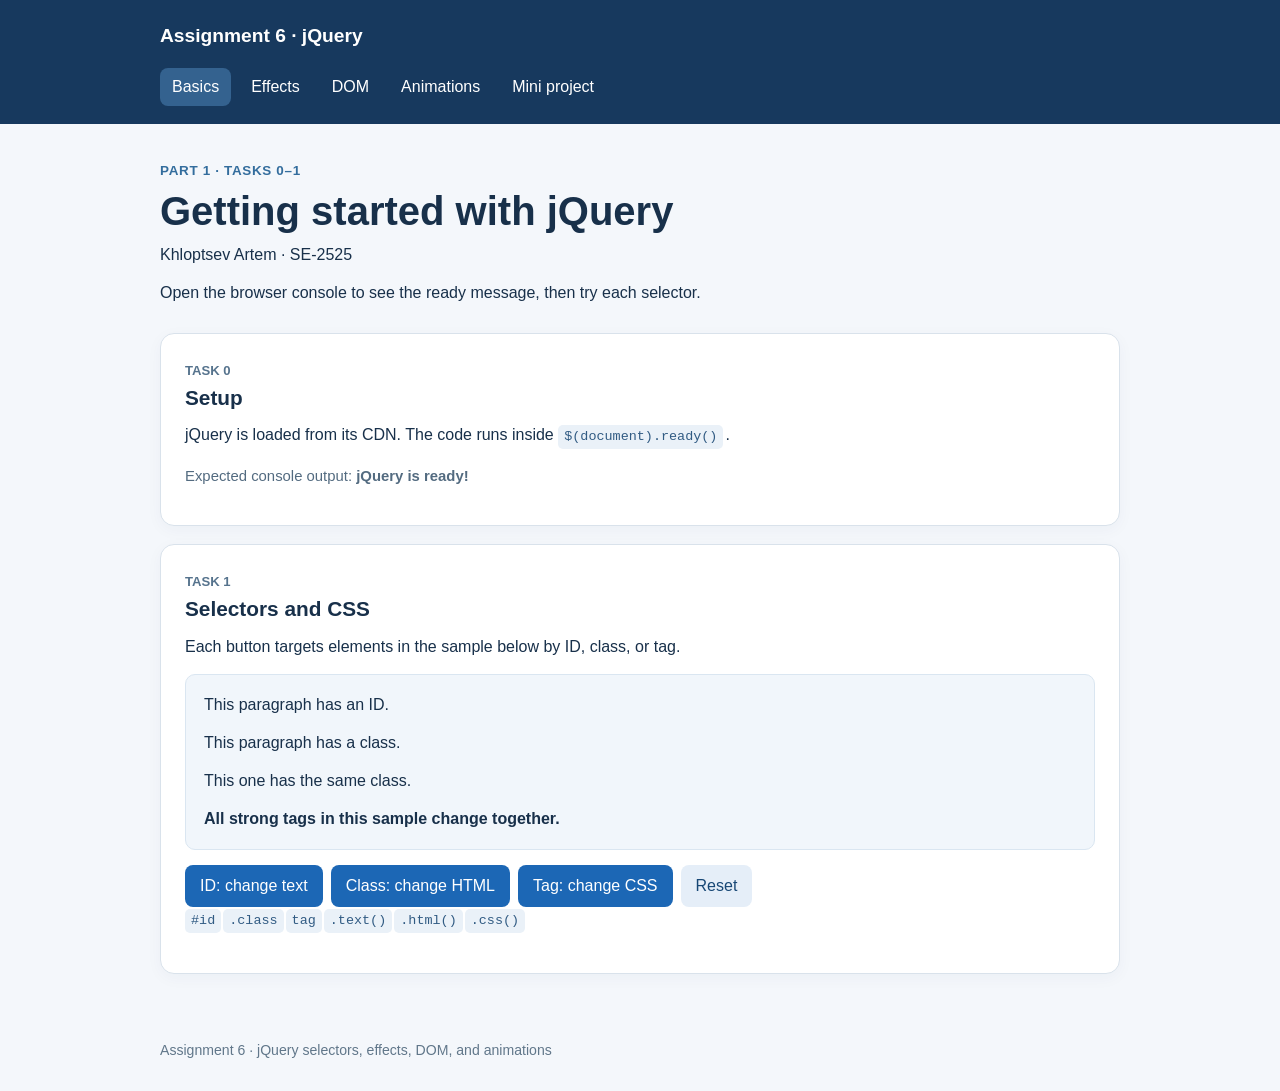
<file: index.html>
<!doctype html>
<html lang="en">
  <head>
    <meta charset="utf-8" />
    <meta name="viewport" content="width=device-width, initial-scale=1" />
    <title>Basics | Assignment 6</title>
    <link rel="stylesheet" href="style.css" />
    <script defer src="https://code.jquery.com/jquery-3.7.1.min.js"></script>
    <script defer src="js/basics.js"></script>
  </head>
  <body>
    <header class="site-header">
      <div class="header-inner">
        <a class="brand" href="index.html">Assignment 6 · jQuery</a>
        <nav class="site-nav" aria-label="Assignment parts">
          <a href="index.html" aria-current="page">Basics</a
          ><a href="effects.html">Effects</a><a href="dom.html">DOM</a
          ><a href="animations.html">Animations</a
          ><a href="project.html">Mini project</a>
        </nav>
      </div>
    </header>
    <main class="page">
      <div class="page-intro">
        <span class="eyebrow">Part 1 · Tasks 0–1</span>
        <h1>Getting started with jQuery</h1>
        <p>Khloptsev Artem · SE-2525</p>
        <p>
          Open the browser console to see the ready message, then try each
          selector.
        </p>
      </div>
      <section class="task" aria-labelledby="setup-title">
        <span class="task-label">Task 0</span>
        <h2 id="setup-title">Setup</h2>
        <p>
          jQuery is loaded from its CDN. The code runs inside
          <span class="method">$(document).ready()</span>.
        </p>
        <p class="note">
          Expected console output: <strong>jQuery is ready!</strong>
        </p>
      </section>
      <section class="task" aria-labelledby="selectors-title">
        <span class="task-label">Task 1</span>
        <h2 id="selectors-title">Selectors and CSS</h2>
        <p>
          Each button targets elements in the sample below by ID, class, or tag.
        </p>
        <div class="demo" id="selector-demo">
          <p id="id-example">This paragraph has an ID.</p>
          <p class="class-example">This paragraph has a class.</p>
          <p class="class-example">This one has the same class.</p>
          <strong>All strong tags in this sample change together.</strong>
        </div>
        <div class="actions">
          <button class="button" id="change-id" type="button">
            ID: change text</button
          ><button class="button" id="change-class" type="button">
            Class: change HTML</button
          ><button class="button" id="change-tag" type="button">
            Tag: change CSS</button
          ><button class="button secondary" id="reset-selectors" type="button">
            Reset
          </button>
        </div>
        <p class="note">
          <span class="method">#id</span><span class="method">.class</span
          ><span class="method">tag</span><span class="method">.text()</span
          ><span class="method">.html()</span><span class="method">.css()</span>
        </p>
      </section>
    </main>
    <footer class="site-footer">
      Assignment 6 · jQuery selectors, effects, DOM, and animations
    </footer>
  </body>
</html>
</file>
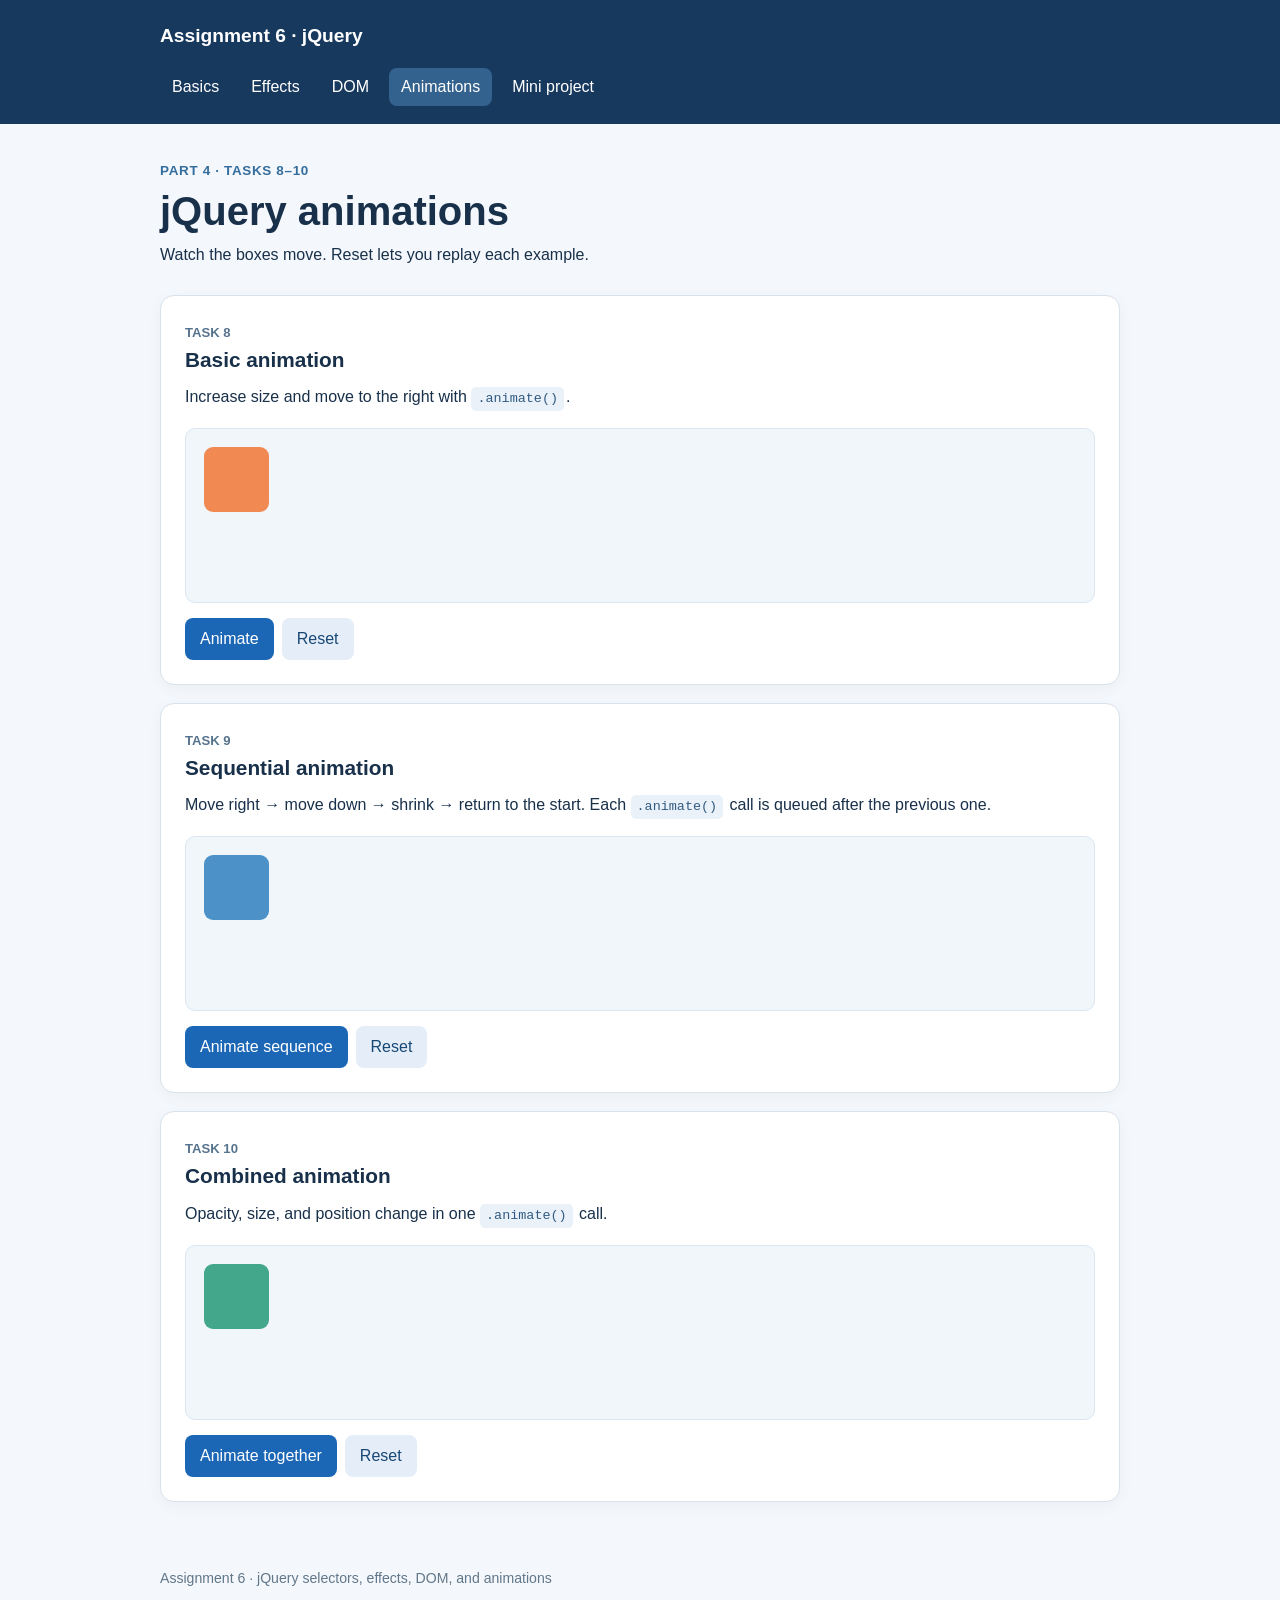
<file: animations.html>
<!doctype html>
<html lang="en">
  <head>
    <meta charset="utf-8" />
    <meta name="viewport" content="width=device-width, initial-scale=1" />
    <title>Animations | Assignment 6</title>
    <link rel="stylesheet" href="style.css" />
    <script defer src="https://code.jquery.com/jquery-3.7.1.min.js"></script>
    <script defer src="js/animations.js"></script>
  </head>
  <body>
    <header class="site-header">
      <div class="header-inner">
        <a class="brand" href="index.html">Assignment 6 · jQuery</a>
        <nav class="site-nav" aria-label="Assignment parts">
          <a href="index.html">Basics</a><a href="effects.html">Effects</a
          ><a href="dom.html">DOM</a
          ><a href="animations.html" aria-current="page">Animations</a
          ><a href="project.html">Mini project</a>
        </nav>
      </div>
    </header>
    <main class="page">
      <div class="page-intro">
        <span class="eyebrow">Part 4 · Tasks 8–10</span>
        <h1>jQuery animations</h1>
        <p>Watch the boxes move. Reset lets you replay each example.</p>
      </div>
      <section class="task" aria-labelledby="basic-title">
        <span class="task-label">Task 8</span>
        <h2 id="basic-title">Basic animation</h2>
        <p>
          Increase size and move to the right with
          <span class="method">.animate()</span>.
        </p>
        <div class="demo animation-stage">
          <div
            class="square"
            id="basic-square"
            aria-label="Orange square"></div>
        </div>
        <div class="actions">
          <button class="button" id="run-basic" type="button">Animate</button
          ><button class="button secondary" id="reset-basic" type="button">
            Reset
          </button>
        </div>
      </section>
      <section class="task" aria-labelledby="sequence-title">
        <span class="task-label">Task 9</span>
        <h2 id="sequence-title">Sequential animation</h2>
        <p>
          Move right → move down → shrink → return to the start. Each
          <span class="method">.animate()</span> call is queued after the
          previous one.
        </p>
        <div class="demo animation-stage">
          <div
            class="square blue"
            id="sequence-square"
            aria-label="Blue square"></div>
        </div>
        <div class="actions">
          <button class="button" id="run-sequence" type="button">
            Animate sequence</button
          ><button class="button secondary" id="reset-sequence" type="button">
            Reset
          </button>
        </div>
      </section>
      <section class="task" aria-labelledby="combined-title">
        <span class="task-label">Task 10</span>
        <h2 id="combined-title">Combined animation</h2>
        <p>
          Opacity, size, and position change in one
          <span class="method">.animate()</span> call.
        </p>
        <div class="demo animation-stage">
          <div
            class="square green"
            id="combined-square"
            aria-label="Green square"></div>
        </div>
        <div class="actions">
          <button class="button" id="run-combined" type="button">
            Animate together</button
          ><button class="button secondary" id="reset-combined" type="button">
            Reset
          </button>
        </div>
      </section>
    </main>
    <footer class="site-footer">
      Assignment 6 · jQuery selectors, effects, DOM, and animations
    </footer>
  </body>
</html>
</file>
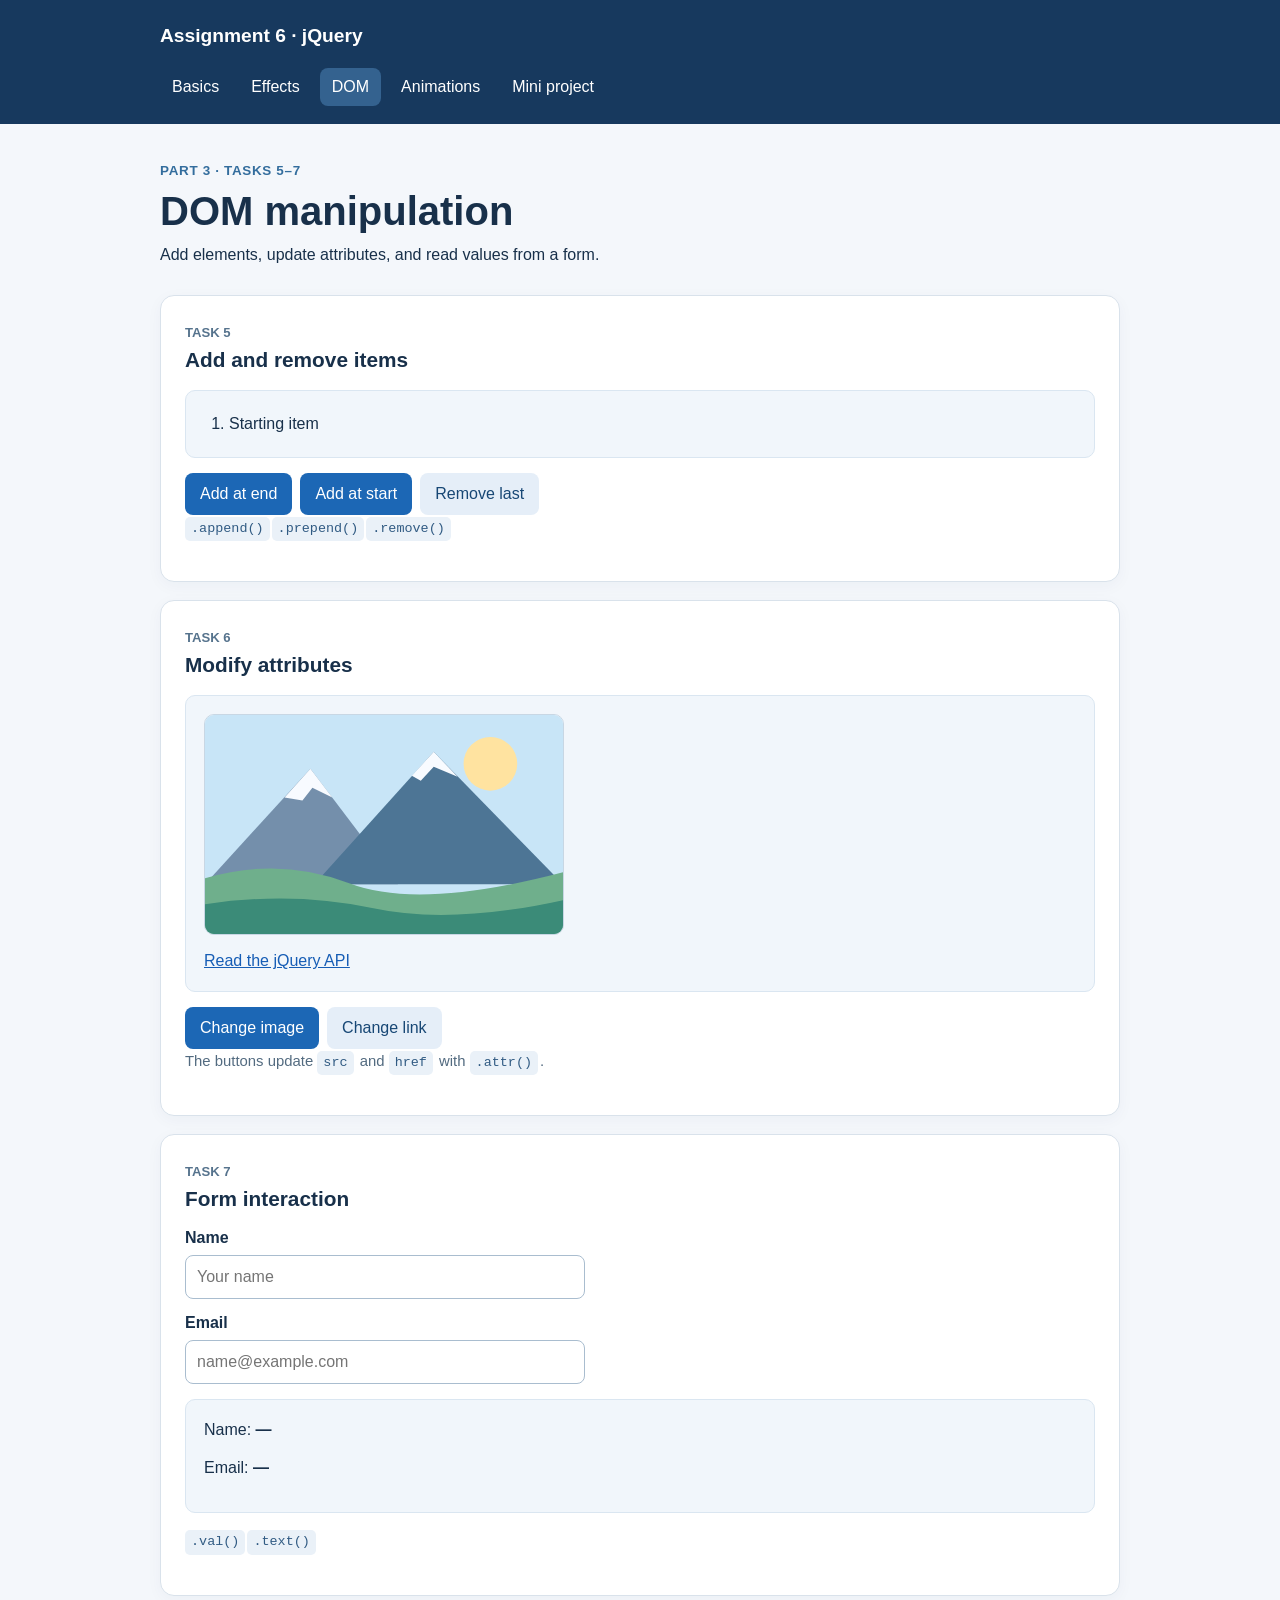
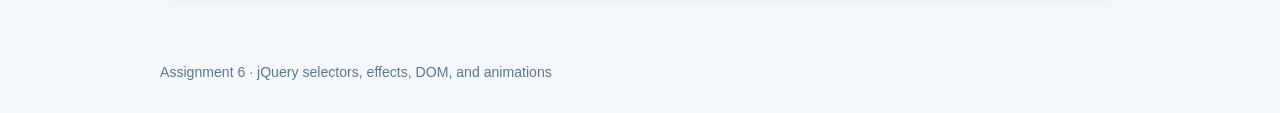
<file: dom.html>
<!doctype html>
<html lang="en">
  <head>
    <meta charset="utf-8" />
    <meta name="viewport" content="width=device-width, initial-scale=1" />
    <title>DOM | Assignment 6</title>
    <link rel="stylesheet" href="style.css" />
    <script defer src="https://code.jquery.com/jquery-3.7.1.min.js"></script>
    <script defer src="js/dom.js"></script>
  </head>
  <body>
    <header class="site-header">
      <div class="header-inner">
        <a class="brand" href="index.html">Assignment 6 · jQuery</a>
        <nav class="site-nav" aria-label="Assignment parts">
          <a href="index.html">Basics</a><a href="effects.html">Effects</a
          ><a href="dom.html" aria-current="page">DOM</a
          ><a href="animations.html">Animations</a
          ><a href="project.html">Mini project</a>
        </nav>
      </div>
    </header>
    <main class="page">
      <div class="page-intro">
        <span class="eyebrow">Part 3 · Tasks 5–7</span>
        <h1>DOM manipulation</h1>
        <p>Add elements, update attributes, and read values from a form.</p>
      </div>
      <section class="task" aria-labelledby="list-title">
        <span class="task-label">Task 5</span>
        <h2 id="list-title">Add and remove items</h2>
        <div class="demo">
          <ol class="demo-list" id="item-list">
            <li>Starting item</li>
          </ol>
        </div>
        <div class="actions">
          <button class="button" id="append-item" type="button">
            Add at end</button
          ><button class="button" id="prepend-item" type="button">
            Add at start</button
          ><button class="button secondary" id="remove-item" type="button">
            Remove last
          </button>
        </div>
        <p class="note">
          <span class="method">.append()</span
          ><span class="method">.prepend()</span
          ><span class="method">.remove()</span>
        </p>
      </section>
      <section class="task" aria-labelledby="attributes-title">
        <span class="task-label">Task 6</span>
        <h2 id="attributes-title">Modify attributes</h2>
        <div class="demo">
          <img
            class="preview-image"
            id="switch-image"
            src="assets/mountain.svg"
            alt="Illustrated mountain landscape"
            width="360"
            height="220" />
          <p style="margin: 14px 0 0">
            <a id="switch-link" href="https://api.jquery.com/"
              >Read the jQuery API</a
            >
          </p>
        </div>
        <div class="actions">
          <button class="button" id="change-image" type="button">
            Change image</button
          ><button class="button secondary" id="change-link" type="button">
            Change link
          </button>
        </div>
        <p class="note">
          The buttons update <span class="method">src</span> and
          <span class="method">href</span> with
          <span class="method">.attr()</span>.
        </p>
      </section>
      <section class="task" aria-labelledby="form-title">
        <span class="task-label">Task 7</span>
        <h2 id="form-title">Form interaction</h2>
        <form id="live-form" autocomplete="off">
          <label class="field"
            ><span>Name</span
            ><input
              id="name-input"
              name="name"
              type="text"
              placeholder="Your name" /></label
          ><label class="field"
            ><span>Email</span
            ><input
              id="email-input"
              name="email"
              type="email"
              placeholder="name@example.com"
          /></label>
        </form>
        <div class="demo" aria-live="polite">
          <p>Name: <strong id="name-output">—</strong></p>
          <p>Email: <strong id="email-output">—</strong></p>
        </div>
        <p class="note">
          <span class="method">.val()</span><span class="method">.text()</span>
        </p>
      </section>
    </main>
    <footer class="site-footer">
      Assignment 6 · jQuery selectors, effects, DOM, and animations
    </footer>
  </body>
</html>
</file>
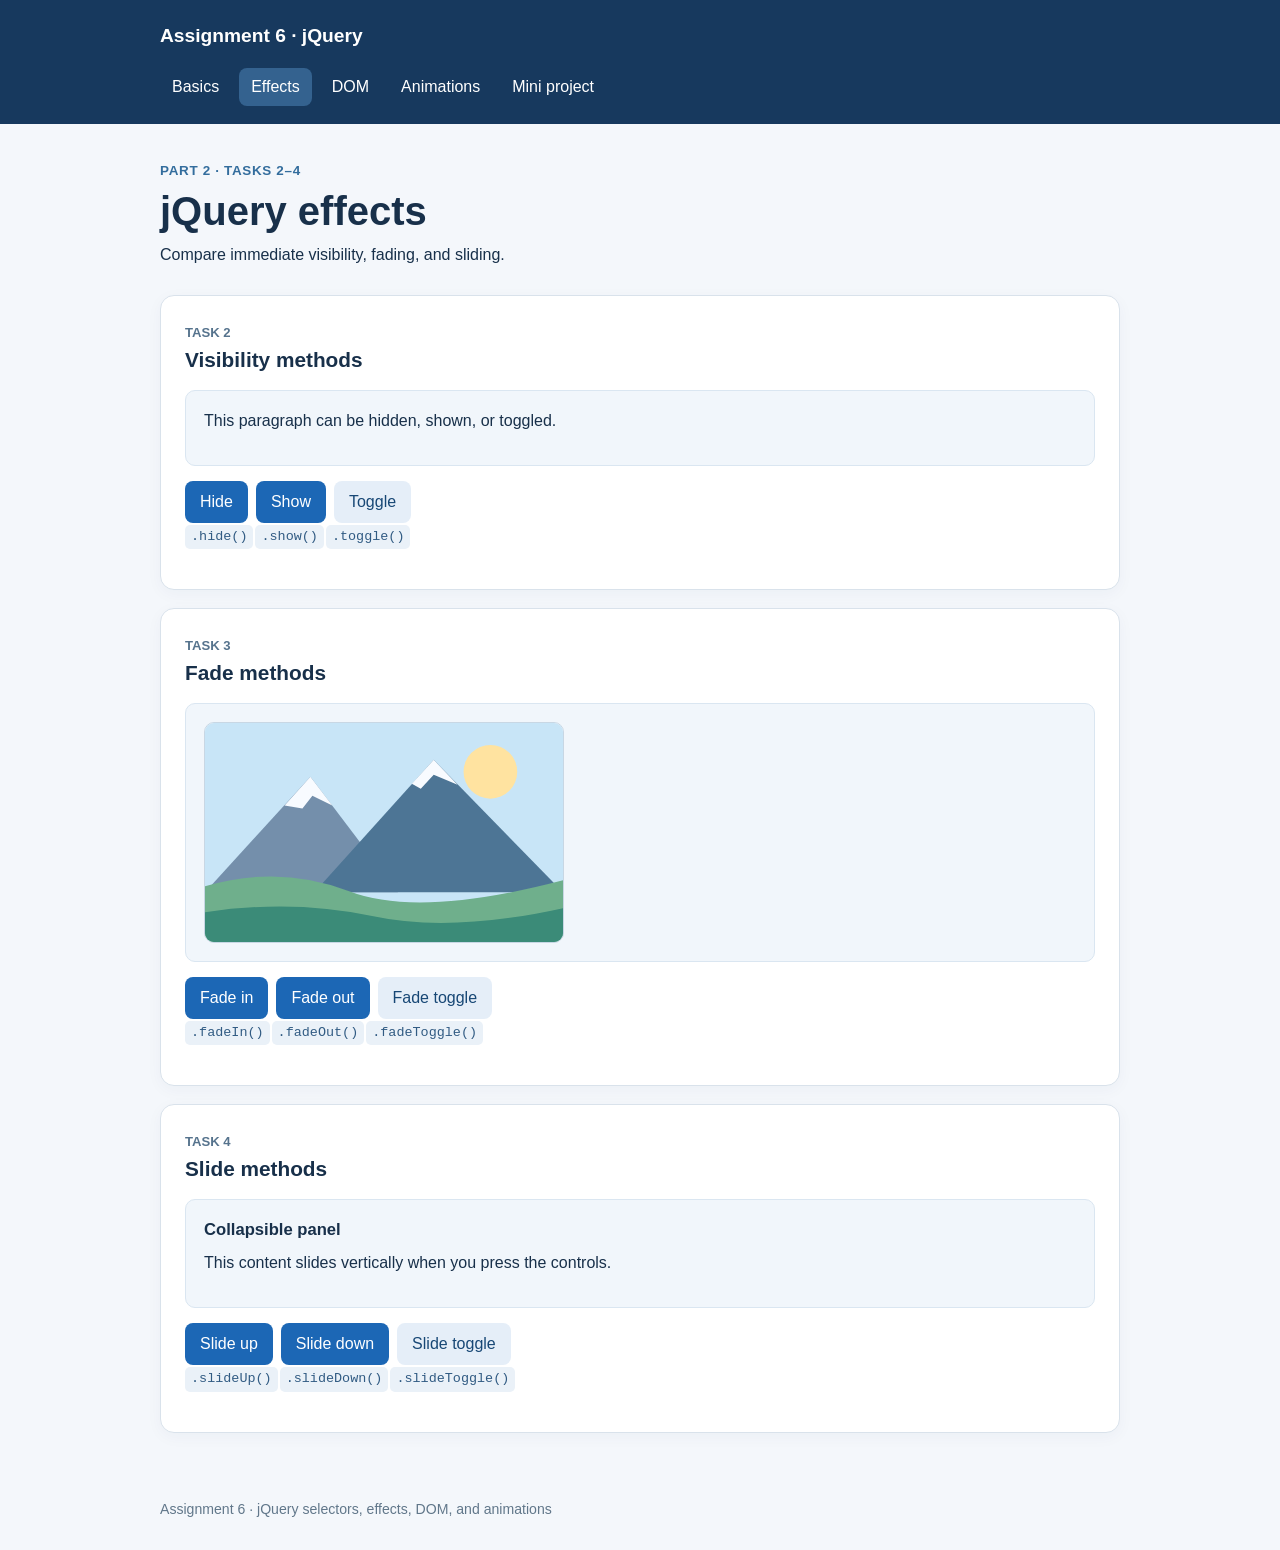
<file: effects.html>
<!doctype html>
<html lang="en">
  <head>
    <meta charset="utf-8" />
    <meta name="viewport" content="width=device-width, initial-scale=1" />
    <title>Effects | Assignment 6</title>
    <link rel="stylesheet" href="style.css" />
    <script defer src="https://code.jquery.com/jquery-3.7.1.min.js"></script>
    <script defer src="js/effects.js"></script>
  </head>
  <body>
    <header class="site-header">
      <div class="header-inner">
        <a class="brand" href="index.html">Assignment 6 · jQuery</a>
        <nav class="site-nav" aria-label="Assignment parts">
          <a href="index.html">Basics</a
          ><a href="effects.html" aria-current="page">Effects</a
          ><a href="dom.html">DOM</a><a href="animations.html">Animations</a
          ><a href="project.html">Mini project</a>
        </nav>
      </div>
    </header>
    <main class="page">
      <div class="page-intro">
        <span class="eyebrow">Part 2 · Tasks 2–4</span>
        <h1>jQuery effects</h1>
        <p>Compare immediate visibility, fading, and sliding.</p>
      </div>
      <section class="task" aria-labelledby="visibility-title">
        <span class="task-label">Task 2</span>
        <h2 id="visibility-title">Visibility methods</h2>
        <div class="demo">
          <p id="visibility-text">
            This paragraph can be hidden, shown, or toggled.
          </p>
        </div>
        <div class="actions">
          <button class="button" id="hide-text" type="button">Hide</button
          ><button class="button" id="show-text" type="button">Show</button
          ><button class="button secondary" id="toggle-text" type="button">
            Toggle
          </button>
        </div>
        <p class="note">
          <span class="method">.hide()</span><span class="method">.show()</span
          ><span class="method">.toggle()</span>
        </p>
      </section>
      <section class="task" aria-labelledby="fade-title">
        <span class="task-label">Task 3</span>
        <h2 id="fade-title">Fade methods</h2>
        <div class="demo">
          <img
            class="preview-image"
            id="fade-image"
            src="assets/mountain.svg"
            alt="Illustrated mountain landscape"
            width="360"
            height="220" />
        </div>
        <div class="actions">
          <button class="button" id="fade-in" type="button">Fade in</button
          ><button class="button" id="fade-out" type="button">Fade out</button
          ><button class="button secondary" id="fade-toggle" type="button">
            Fade toggle
          </button>
        </div>
        <p class="note">
          <span class="method">.fadeIn()</span
          ><span class="method">.fadeOut()</span
          ><span class="method">.fadeToggle()</span>
        </p>
      </section>
      <section class="task" aria-labelledby="slide-title">
        <span class="task-label">Task 4</span>
        <h2 id="slide-title">Slide methods</h2>
        <div class="demo" id="slide-panel">
          <h3>Collapsible panel</h3>
          <p>This content slides vertically when you press the controls.</p>
        </div>
        <div class="actions">
          <button class="button" id="slide-up" type="button">Slide up</button
          ><button class="button" id="slide-down" type="button">
            Slide down</button
          ><button class="button secondary" id="slide-toggle" type="button">
            Slide toggle
          </button>
        </div>
        <p class="note">
          <span class="method">.slideUp()</span
          ><span class="method">.slideDown()</span
          ><span class="method">.slideToggle()</span>
        </p>
      </section>
    </main>
    <footer class="site-footer">
      Assignment 6 · jQuery selectors, effects, DOM, and animations
    </footer>
  </body>
</html>
</file>
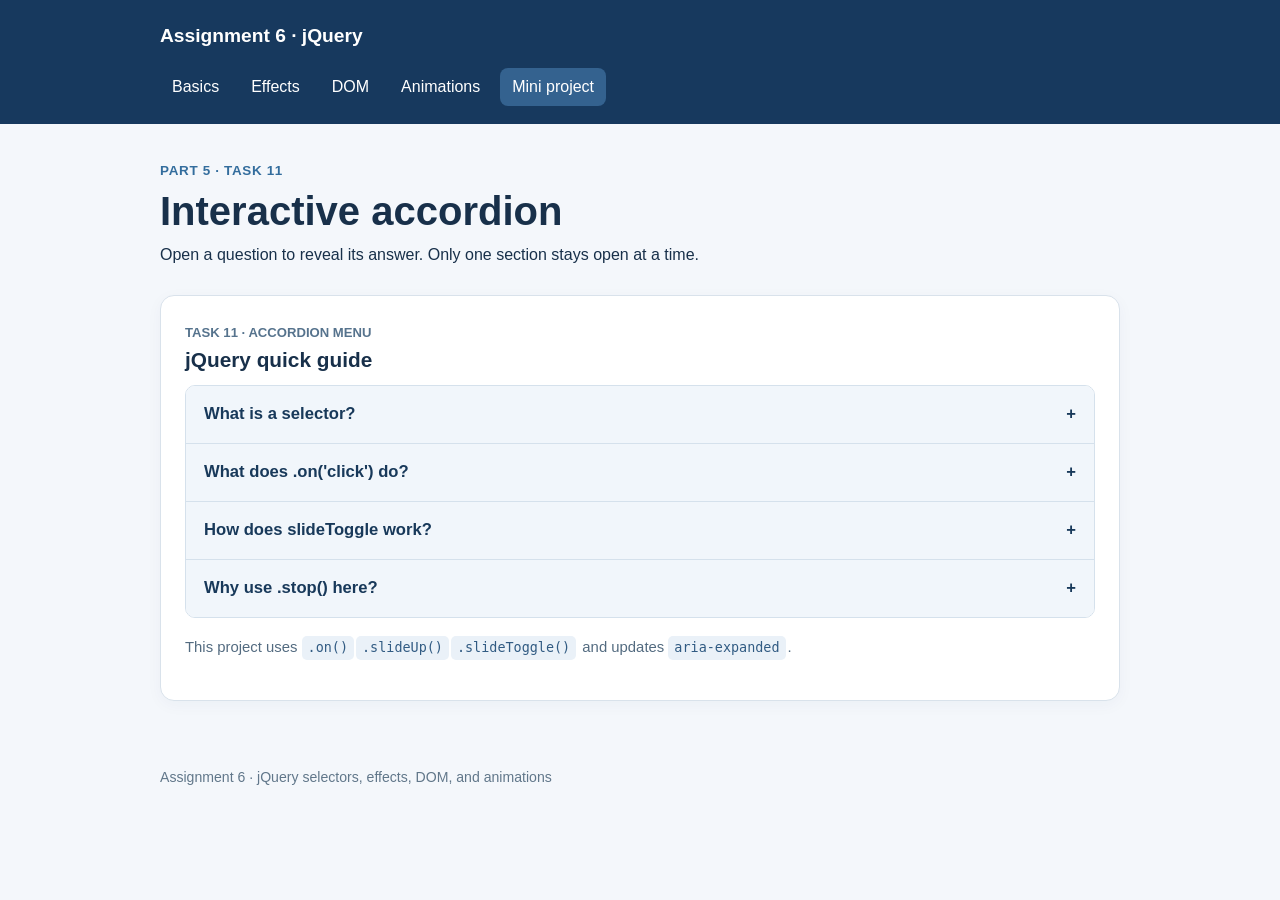
<file: project.html>
<!doctype html>
<html lang="en">
  <head>
    <meta charset="utf-8" />
    <meta name="viewport" content="width=device-width, initial-scale=1" />
    <title>Mini project | Assignment 6</title>
    <link rel="stylesheet" href="style.css" />
    <script defer src="https://code.jquery.com/jquery-3.7.1.min.js"></script>
    <script defer src="js/project.js"></script>
  </head>
  <body>
    <header class="site-header">
      <div class="header-inner">
        <a class="brand" href="index.html">Assignment 6 · jQuery</a>
        <nav class="site-nav" aria-label="Assignment parts">
          <a href="index.html">Basics</a><a href="effects.html">Effects</a
          ><a href="dom.html">DOM</a><a href="animations.html">Animations</a
          ><a href="project.html" aria-current="page">Mini project</a>
        </nav>
      </div>
    </header>
    <main class="page">
      <div class="page-intro">
        <span class="eyebrow">Part 5 · Task 11</span>
        <h1>Interactive accordion</h1>
        <p>
          Open a question to reveal its answer. Only one section stays open at a
          time.
        </p>
      </div>
      <section class="task" aria-labelledby="project-title">
        <span class="task-label">Task 11 · Accordion menu</span>
        <h2 id="project-title">jQuery quick guide</h2>
        <div class="accordion" id="faq">
          <div class="accordion-item">
            <h3>
              <button
                class="accordion-trigger"
                type="button"
                aria-expanded="false"
                aria-controls="answer-1"
                id="question-1">
                What is a selector?<span aria-hidden="true">+</span>
              </button>
            </h3>
            <div
              class="accordion-panel"
              id="answer-1"
              role="region"
              aria-labelledby="question-1">
              <p>
                A selector finds elements on a page. For example,
                <span class="method">$('#title')</span> finds the element whose
                ID is <strong>title</strong>.
              </p>
            </div>
          </div>
          <div class="accordion-item">
            <h3>
              <button
                class="accordion-trigger"
                type="button"
                aria-expanded="false"
                aria-controls="answer-2"
                id="question-2">
                What does .on('click') do?<span aria-hidden="true">+</span>
              </button>
            </h3>
            <div
              class="accordion-panel"
              id="answer-2"
              role="region"
              aria-labelledby="question-2">
              <p>
                It registers a function that runs when the user clicks the
                selected element.
              </p>
            </div>
          </div>
          <div class="accordion-item">
            <h3>
              <button
                class="accordion-trigger"
                type="button"
                aria-expanded="false"
                aria-controls="answer-3"
                id="question-3">
                How does slideToggle work?<span aria-hidden="true">+</span>
              </button>
            </h3>
            <div
              class="accordion-panel"
              id="answer-3"
              role="region"
              aria-labelledby="question-3">
              <p>
                <span class="method">.slideToggle()</span> expands a hidden
                panel or collapses a visible one with a vertical animation.
              </p>
            </div>
          </div>
          <div class="accordion-item">
            <h3>
              <button
                class="accordion-trigger"
                type="button"
                aria-expanded="false"
                aria-controls="answer-4"
                id="question-4">
                Why use .stop() here?<span aria-hidden="true">+</span>
              </button>
            </h3>
            <div
              class="accordion-panel"
              id="answer-4"
              role="region"
              aria-labelledby="question-4">
              <p>
                <span class="method">.stop(true, true)</span> clears queued
                effects so repeated clicks do not leave a long animation queue.
              </p>
            </div>
          </div>
        </div>
        <p class="note" style="margin-top: 16px">
          This project uses <span class="method">.on()</span
          ><span class="method">.slideUp()</span
          ><span class="method">.slideToggle()</span> and updates
          <span class="method">aria-expanded</span>.
        </p>
      </section>
    </main>
    <footer class="site-footer">
      Assignment 6 · jQuery selectors, effects, DOM, and animations
    </footer>
  </body>
</html>
</file>
<file: style.css>
:root {
  font-family: Arial, Helvetica, sans-serif;
  color: #18304a;
  background: #f4f7fb;
  line-height: 1.5;
}

* {
  box-sizing: border-box;
}
body {
  margin: 0;
}
button,
input {
  font: inherit;
}
button {
  cursor: pointer;
}
a {
  color: #165db5;
}

.site-header {
  background: #17395e;
  color: white;
}
.header-inner,
.page,
.site-footer {
  max-width: 1000px;
  margin: auto;
  padding: 0 20px;
}
.header-inner {
  padding-top: 22px;
  padding-bottom: 18px;
}
.brand {
  color: white;
  font-size: 1.2rem;
  font-weight: 700;
  text-decoration: none;
}
.site-nav {
  display: flex;
  flex-wrap: wrap;
  gap: 8px;
  margin-top: 17px;
}
.site-nav a {
  color: white;
  padding: 7px 12px;
  border-radius: 8px;
  text-decoration: none;
}
.site-nav a:hover,
.site-nav a:focus-visible,
.site-nav a[aria-current="page"] {
  background: #34628f;
}
.page {
  padding-top: 34px;
  padding-bottom: 48px;
}
.page-intro {
  margin-bottom: 28px;
}
.eyebrow {
  color: #336d9d;
  font-size: 0.84rem;
  font-weight: 700;
  letter-spacing: 0.05em;
  text-transform: uppercase;
}
h1 {
  margin: 5px 0 8px;
  font-size: clamp(1.8rem, 4vw, 2.5rem);
  line-height: 1.2;
}
h2 {
  margin: 0 0 10px;
  font-size: 1.3rem;
}
h3 {
  margin: 0 0 8px;
  font-size: 1.04rem;
}
p {
  margin: 0 0 14px;
}
.task {
  background: white;
  border: 1px solid #d9e2eb;
  border-radius: 14px;
  padding: 24px;
  margin: 18px 0;
  box-shadow: 0 4px 16px #17395e0a;
}
.task-label {
  color: #56738d;
  font-size: 0.82rem;
  font-weight: 700;
  text-transform: uppercase;
}
.demo {
  background: #f1f6fb;
  border: 1px solid #dae6f1;
  border-radius: 10px;
  padding: 18px;
  margin: 15px 0;
}
.actions {
  display: flex;
  flex-wrap: wrap;
  gap: 8px;
  margin: 14px 0 0;
}
.button {
  border: 0;
  border-radius: 8px;
  background: #1c67b5;
  color: white;
  padding: 9px 15px;
  min-height: 42px;
}
.button:hover,
.button:focus-visible {
  background: #114f91;
}
.button:disabled {
  opacity: 0.55;
  cursor: not-allowed;
}
.button.secondary {
  background: #e5eef8;
  color: #174775;
}
.button.secondary:hover,
.button.secondary:focus-visible {
  background: #d5e5f5;
}
.method {
  display: inline-block;
  font-family: Consolas, monospace;
  font-size: 0.84rem;
  color: #315b83;
  background: #eaf1f8;
  padding: 2px 6px;
  border-radius: 5px;
  margin: 2px 2px 2px 0;
}
.note {
  color: #536b80;
  font-size: 0.93rem;
}
.preview-image {
  display: block;
  width: min(100%, 360px);
  height: auto;
  border-radius: 10px;
  border: 1px solid #c8d7e4;
}
.demo-list {
  margin: 0;
  padding-left: 25px;
}
.demo-list li {
  padding: 3px 0;
}
.field {
  display: block;
  margin: 12px 0;
}
.field span {
  display: block;
  font-weight: 700;
  margin-bottom: 5px;
}
.field input {
  width: min(100%, 400px);
  border: 1px solid #a9bdcf;
  border-radius: 8px;
  padding: 9px 11px;
  background: white;
}
.field input:focus-visible {
  outline: 2px solid #1c67b5;
  outline-offset: 1px;
}
.animation-stage {
  height: 175px;
  position: relative;
  overflow: hidden;
}
.square {
  position: relative;
  left: 0;
  top: 0;
  width: 65px;
  height: 65px;
  border-radius: 9px;
  background: #f08a52;
}
.square.blue {
  background: #4c92c9;
}
.square.green {
  background: #43a78c;
}
.accordion {
  border: 1px solid #d5e1ec;
  border-radius: 10px;
  overflow: hidden;
}
.accordion-item + .accordion-item {
  border-top: 1px solid #d5e1ec;
}
.accordion-item h3 {
  margin: 0;
}
.accordion-trigger {
  width: 100%;
  padding: 16px 18px;
  border: 0;
  background: #f1f6fb;
  color: #18395a;
  text-align: left;
  font-weight: 700;
  display: flex;
  justify-content: space-between;
  gap: 10px;
}
.accordion-trigger:hover,
.accordion-trigger:focus-visible,
.accordion-trigger[aria-expanded="true"] {
  background: #e2effa;
}
.accordion-panel {
  display: none;
  padding: 18px;
  background: white;
}
.accordion-panel p:last-child {
  margin-bottom: 0;
}
.site-footer {
  color: #61778a;
  padding-bottom: 30px;
  font-size: 0.88rem;
}
@media (max-width: 540px) {
  .task {
    padding: 18px;
  }
  .header-inner {
    padding-top: 18px;
  }
  .site-nav {
    gap: 3px;
  }
  .site-nav a {
    padding: 7px 9px;
  }
}
</file>
